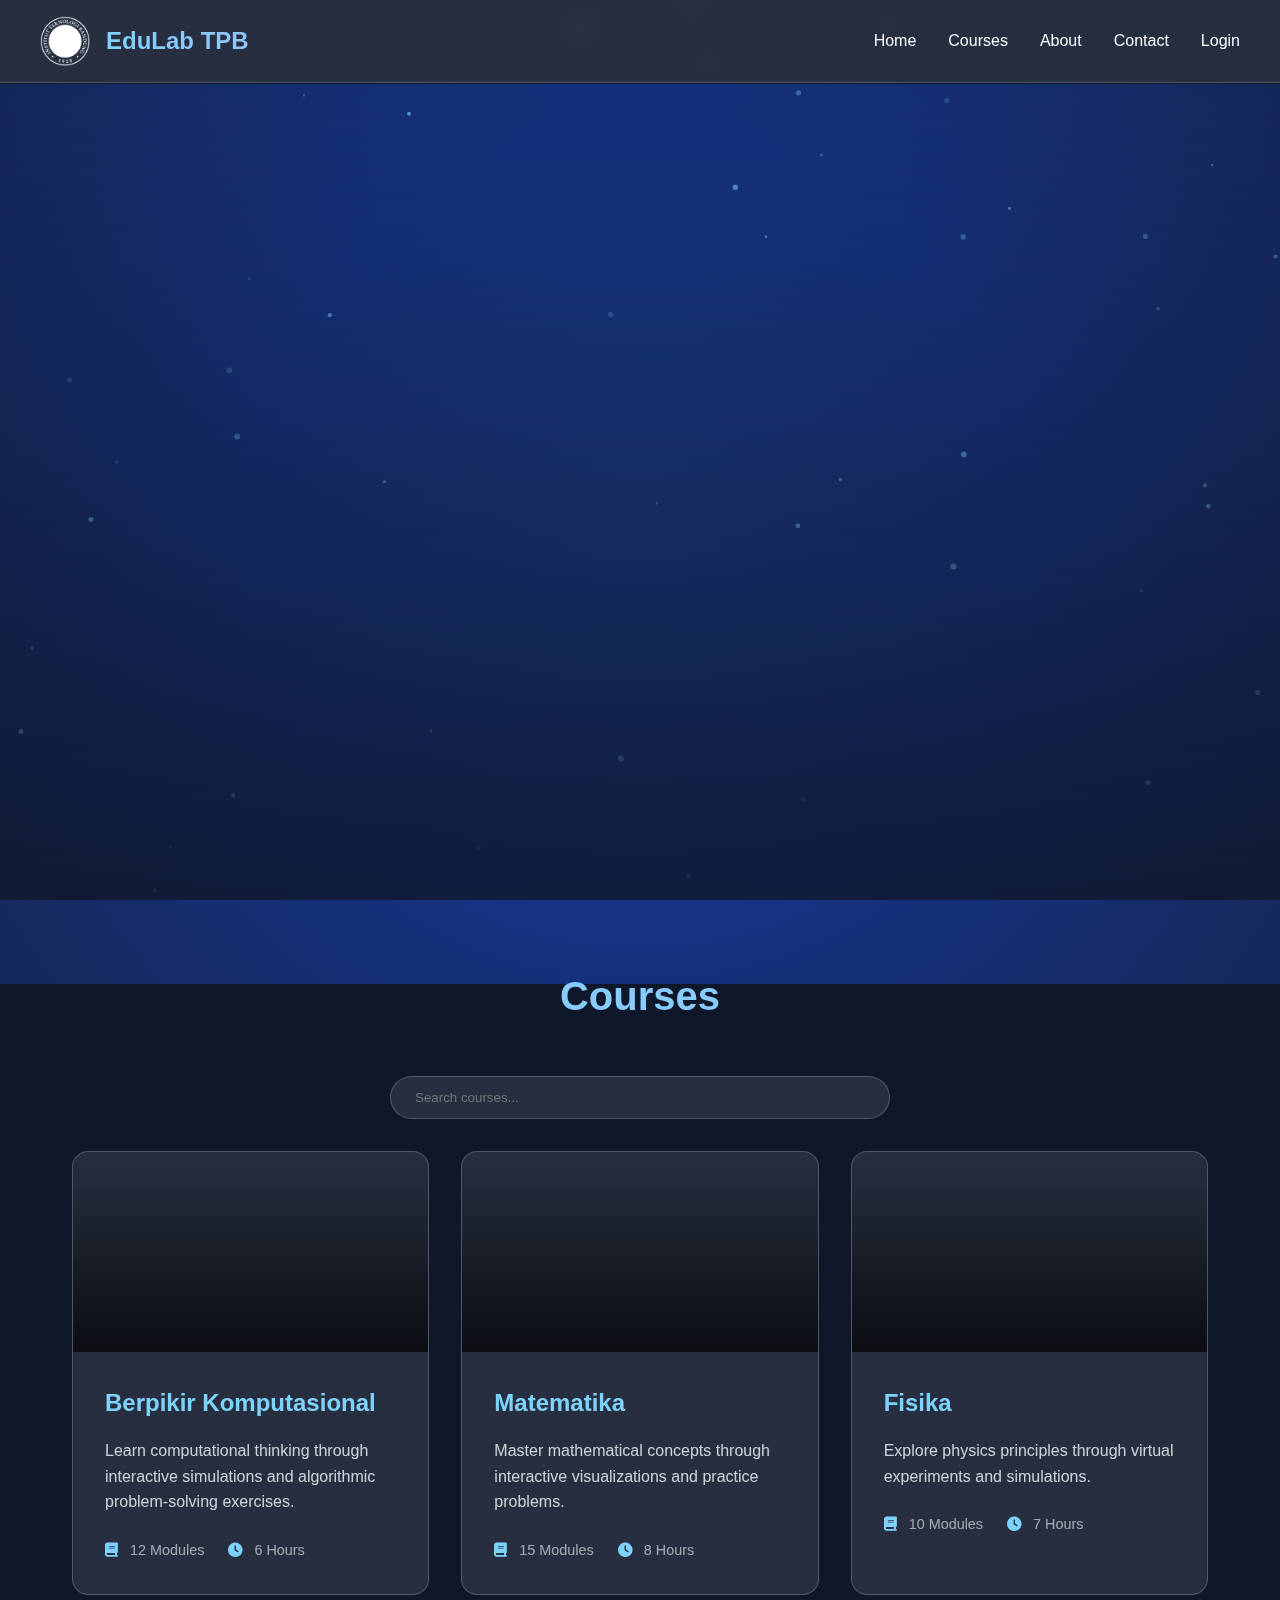
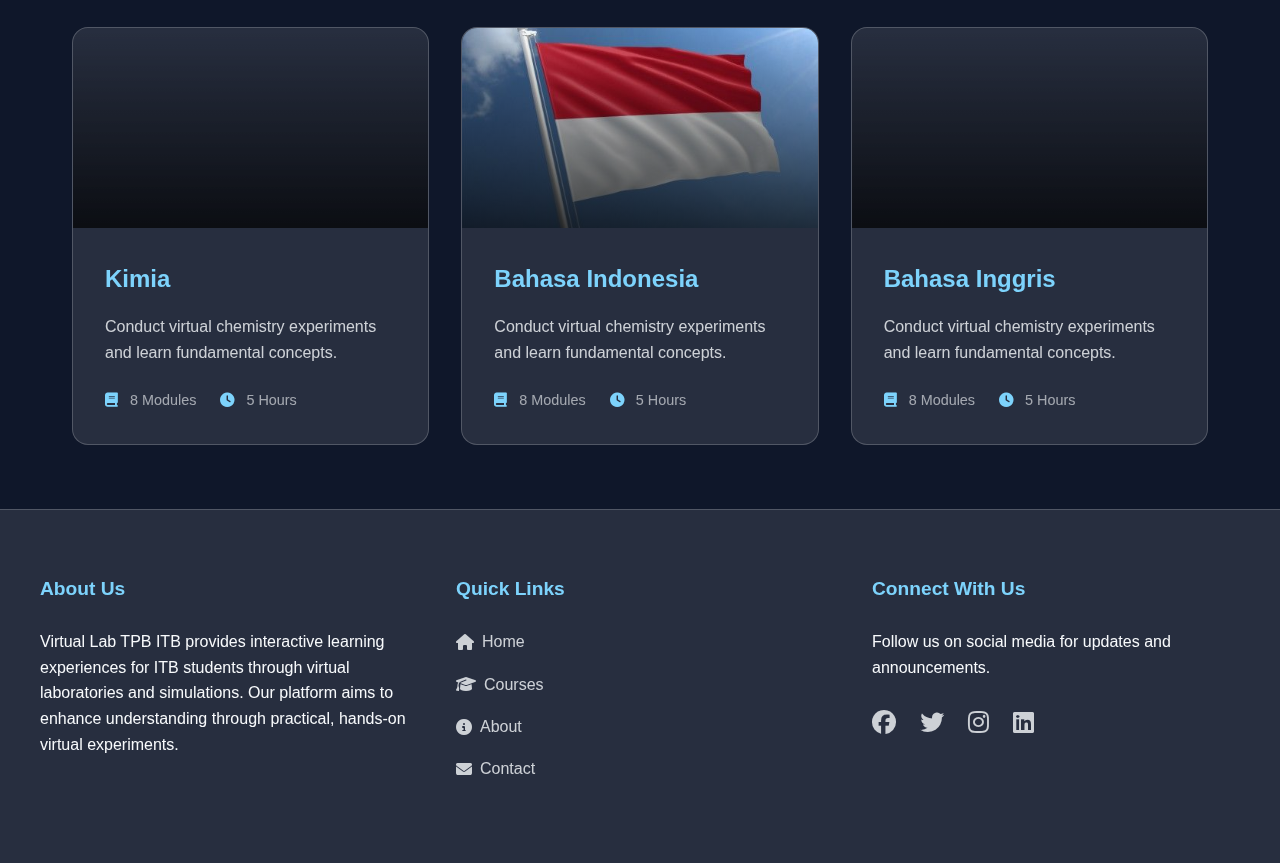
<file: index.html>
<!DOCTYPE html>
<html lang="en">
<head>
    <meta charset="UTF-8">
    <meta name="viewport" content="width=device-width, initial-scale=1.0">
    <meta name="description" content="Virtual Lab TPB ITB - Interactive learning through virtual laboratories">
    <title>Virtual Lab TPB ITB</title>
    <link rel="stylesheet" href="https://cdnjs.cloudflare.com/ajax/libs/font-awesome/6.4.0/css/all.min.css">
    <link rel="stylesheet" href="./css/home.css">
</head>
<body>
    <div class="background">
        <div class="gradient-bg"></div>
    </div>

    <header class="header">
        <nav class="nav-container">
            <a href="./pages/home.html" class="logo">
                <img src="./assets/logo_itb_1024 (1).png" alt="ITB Logo">
                <span class="logo-text"> EduLab TPB</span>
            </a>
            <button class="mobile-menu-btn" aria-label="Toggle navigation menu">
                <i class="fas fa-bars"></i>
            </button>
            <div class="nav-links">
                <a href="#home">Home</a>
                <a href="#courses">Courses</a>
                <a href="#about">About</a>
                <a href="#contact">Contact</a>
                <a href="./pages/login.html">Login</a>
            </div>
        </nav>
    </header>

    <section id="home" class="hero">
        <div class="hero-content">
            <h1>Welcome to Virtual Lab TPB ITB</h1>
            <p>Experience interactive learning through virtual laboratories for ITB's Tahap Persiapan Bersama courses. Enhance your understanding with hands-on simulations and practical exercises.</p>
        </div>
    </section>

    <section id="courses" class="courses">
        <h2>Courses</h2>
        <div class="course-grid">
            <a href="./pages/Computational.html" style="text-decoration: none; color: inherit;">
                <article class="course-card">
                <div class="course-image" style="background-image: url('https://i.pinimg.com/564x/7c/f9/a4/7cf9a46e68580bc7bfaad6984f7fbbe0.jpg')" role="img" aria-label="Computational Thinking course thumbnail"></div>
                <div class="course-content">
                    <h3 class="course-title">Berpikir Komputasional</h3>
                    <p class="course-description">Learn computational thinking through interactive simulations and algorithmic problem-solving exercises.</p>
                    <div class="course-stats">
                        <span><i class="fas fa-book" aria-hidden="true"></i> 12 Modules</span>
                        <span><i class="fas fa-clock" aria-hidden="true"></i> 6 Hours</span>
                    </div>
                </div>
            </article>
            </a>

            <a href="./pages/matematika.html" style="text-decoration: none; color: inherit;">
            <article class="course-card">
                <div class="course-image" style="background-image: url('https://i.pinimg.com/564x/55/d2/5f/55d25f8757f8e5d516083b3b6e285c4c.jpg')" role="img" aria-label="Mathematics course thumbnail"></div>
                <div class="course-content">
                    <h3 class="course-title">Matematika</h3>
                    <p class="course-description">Master mathematical concepts through interactive visualizations and practice problems.</p>
                    <div class="course-stats">
                        <span><i class="fas fa-book" aria-hidden="true"></i> 15 Modules</span>
                        <span><i class="fas fa-clock" aria-hidden="true"></i> 8 Hours</span>
                    </div>
                </div>
            </article>
            </a>

            <article class="course-card">
                <div class="course-image" style="background-image: url('https://i.pinimg.com/564x/5e/1a/bb/5e1abb0ff00d8fa2b467cd8824d8280e.jpg')" role="img" aria-label="Physics course thumbnail"></div>
                <div class="course-content">
                    <h3 class="course-title">Fisika</h3>
                    <p class="course-description">Explore physics principles through virtual experiments and simulations.</p>
                    <div class="course-stats">
                        <span><i class="fas fa-book" aria-hidden="true"></i> 10 Modules</span>
                        <span><i class="fas fa-clock" aria-hidden="true"></i> 7 Hours</span>
                    </div>
                </div>
            </article>

            <article class="course-card">
                <div class="course-image" style="background-image: url('https://i.pinimg.com/enabled_hi/736x/58/0f/59/580f5946599668891f49647bf5cb0799.jpg')" role="img" aria-label="Chemistry course thumbnail"></div>
                <div class="course-content">
                    <h3 class="course-title">Kimia</h3>
                    <p class="course-description">Conduct virtual chemistry experiments and learn fundamental concepts.</p>
                    <div class="course-stats">
                        <span><i class="fas fa-book" aria-hidden="true"></i> 8 Modules</span>
                        <span><i class="fas fa-clock" aria-hidden="true"></i> 5 Hours</span>
                    </div>
                </div>
            </article>

            <article class="course-card">
                <div class="course-image" style="background-image: url('/asstes/bindo.jpg')" role="img" aria-label="Chemistry course thumbnail"></div>
                <div class="course-content">
                    <h3 class="course-title">Bahasa Indonesia</h3>
                    <p class="course-description">Conduct virtual chemistry experiments and learn fundamental concepts.</p>
                    <div class="course-stats">
                        <span><i class="fas fa-book" aria-hidden="true"></i> 8 Modules</span>
                        <span><i class="fas fa-clock" aria-hidden="true"></i> 5 Hours</span>
                    </div>
                </div>
            </article>

            <article class="course-card">
                <div class="course-image" style="background-image: url('https://i.pinimg.com/enabled_hi/564x/7c/9f/91/7c9f91d13cc66599dab6a472d86e8d33.jpg')" role="img" aria-label="Chemistry course thumbnail"></div>
                <div class="course-content">
                    <h3 class="course-title">Bahasa Inggris</h3>
                    <p class="course-description">Conduct virtual chemistry experiments and learn fundamental concepts.</p>
                    <div class="course-stats">
                        <span><i class="fas fa-book" aria-hidden="true"></i> 8 Modules</span>
                        <span><i class="fas fa-clock" aria-hidden="true"></i> 5 Hours</span>
                    </div>
                </div>
            </article>
        </div>
    </section>

    <footer id="contact" class="footer">
        <div class="footer-content">
            <div class="footer-section">
                <h3>About Us</h3>
                <p>Virtual Lab TPB ITB provides interactive learning experiences for ITB students through virtual laboratories and simulations. Our platform aims to enhance understanding through practical, hands-on virtual experiments.</p>
            </div>
            <div class="footer-section">
                <h3>Quick Links</h3>
                <ul class="footer-links">
                    <li><a href="#home"><i class="fas fa-home" aria-hidden="true"></i> Home</a></li>
                    <li><a href="#courses"><i class="fas fa-graduation-cap" aria-hidden="true"></i> Courses</a></li>
                    <li><a href="#about"><i class="fas fa-info-circle" aria-hidden="true"></i> About</a></li>
                    <li><a href="#contact"><i class="fas fa-envelope" aria-hidden="true"></i> Contact</a></li>
                </ul>
            </div>
            <div class="footer-section">
                <h3>Connect With Us</h3>
                <p>Follow us on social media for updates and announcements.</p>
                <div class="social-links">
                    <a href="#" aria-label="Facebook"><i class="fab fa-facebook"></i></a>
                    <a href="#" aria-label="Twitter"><i class="fab fa-twitter"></i></a>
                    <a href="#" aria-label="Instagram"><i class="fab fa-instagram"></i></a>
                    <a href="#" aria-label="LinkedIn"><i class="fab fa-linkedin"></i></a>
                </div>
            </div>
        </div>
    </footer>

    <script src="./js/home.js"></script>
</body>
</html>
</file>
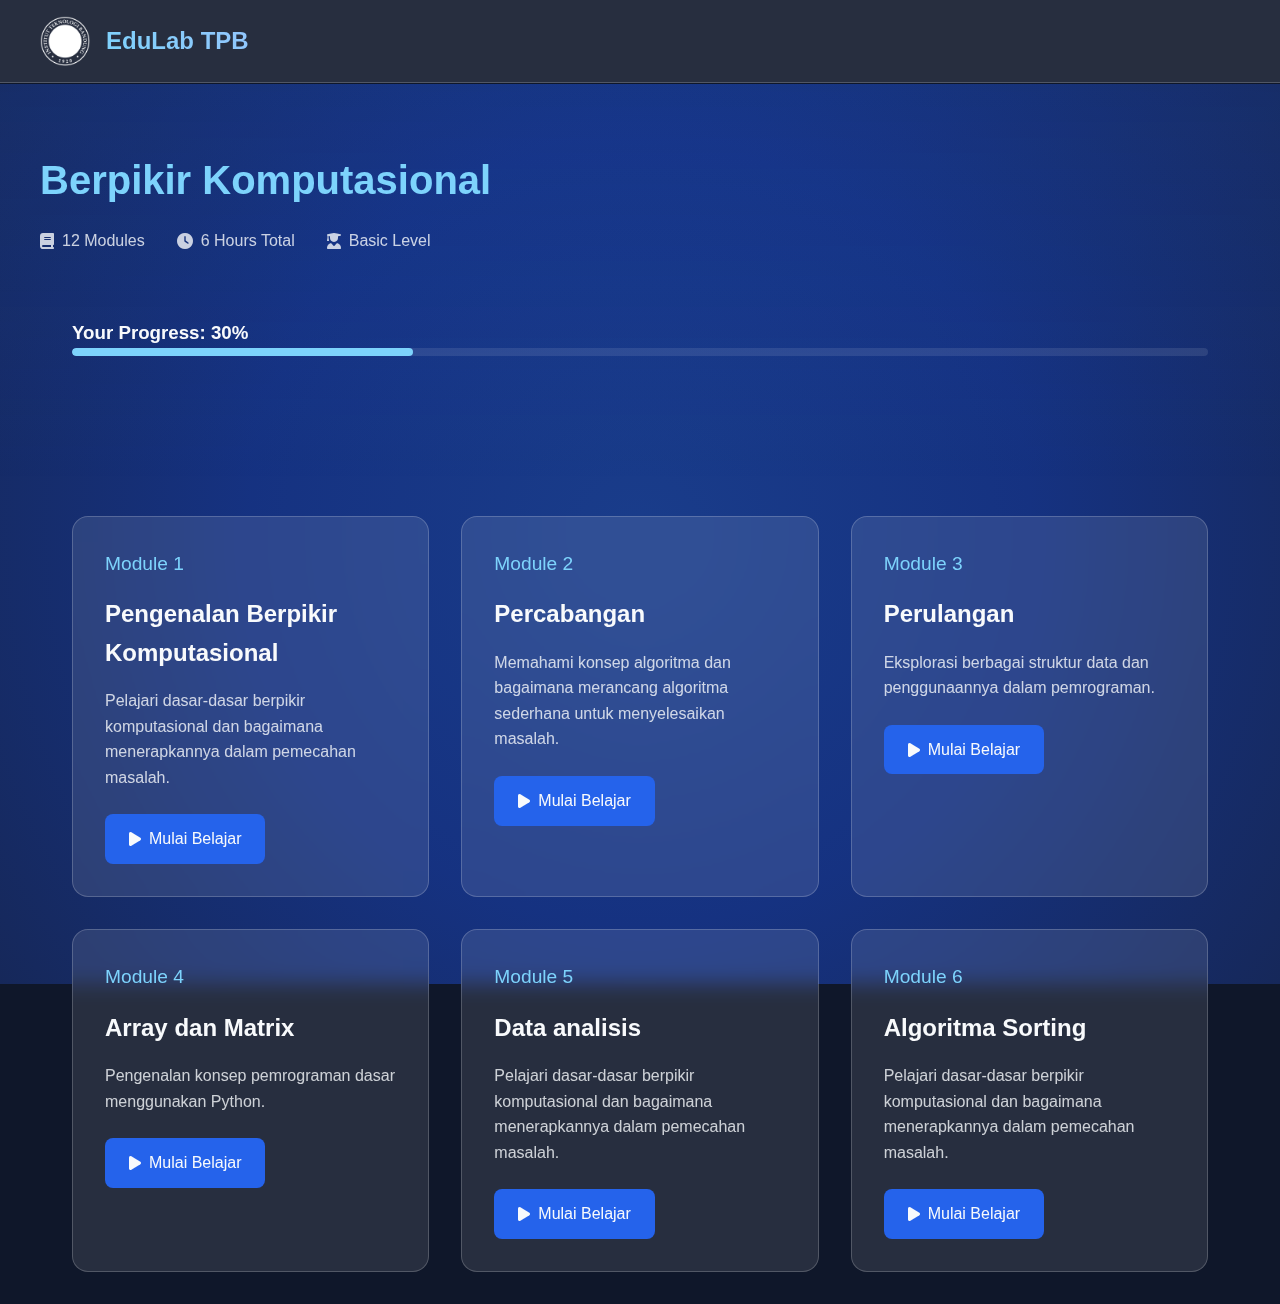
<file: pages/Computational.html>
<!DOCTYPE html>
<html lang="en">
<head>
    <meta charset="UTF-8">
    <meta name="viewport" content="width=device-width, initial-scale=1.0">
    <meta name="description" content="Berpikir Komputasional - Virtual Lab TPB ITB">
    <title>Berpikir Komputasional | Virtual Lab TPB ITB</title>
    <link rel="stylesheet" href="https://cdnjs.cloudflare.com/ajax/libs/font-awesome/6.4.0/css/all.min.css">
    <link rel="stylesheet" href="../css/computational.css">
</head>
<body>
    <div class="background">
        <div class="gradient-bg"></div>
    </div>

    <header class="header">
        <nav class="nav-container">
            <a href="../index.html" class="logo">
                <img src="../assets/logo_itb_1024 (1).png" alt="ITB Logo">
                <span class="logo-text">EduLab TPB</span>
            </a>
        </nav>
    </header>

    <section class="course-header">
        <div class="course-header-content">
            <h1 class="course-title">Berpikir Komputasional</h1>
            <div class="course-info">
                <div class="info-item">
                    <i class="fas fa-book"></i>
                    <span>12 Modules</span>
                </div>
                <div class="info-item">
                    <i class="fas fa-clock"></i>
                    <span>6 Hours Total</span>
                </div>
                <div class="info-item">
                    <i class="fas fa-user-graduate"></i>
                    <span>Basic Level</span>
                </div>
            </div>
            <div class="progress-section">
                <h3>Your Progress: 30%</h3>
                <div class="progress-bar">
                    <div class="progress-fill"></div>
                </div>
            </div>
        </div>
    </section>

    <section class="module-grid">
        <article class="module-card">
            <div class="module-number">Module 1</div>
            <h3 class="module-title">Pengenalan Berpikir Komputasional</h3>
            <p class="module-description">Pelajari dasar-dasar berpikir komputasional dan bagaimana menerapkannya dalam pemecahan masalah.</p>
            <a href="#" class="start-button">
                <i class="fas fa-play"></i>
                Mulai Belajar
            </a>
        </article>

        <article class="module-card">
            <div class="module-number">Module 2</div>
            <h3 class="module-title">Percabangan</h3>
            <p class="module-description">Memahami konsep algoritma dan bagaimana merancang algoritma sederhana untuk menyelesaikan masalah.</p>
            <a href="./percabangan.html" class="start-button">
                <i class="fas fa-play"></i>
                Mulai Belajar
            </a>
        </article>

        <article class="module-card">
            <div class="module-number">Module 3</div>
            <h3 class="module-title">Perulangan</h3>
            <p class="module-description">Eksplorasi berbagai struktur data dan penggunaannya dalam pemrograman.</p>
            <a href="#" class="start-button">
                <i class="fas fa-play"></i>
                Mulai Belajar
            </a>
        </article>

        <article class="module-card">
            <div class="module-number">Module 4</div>
            <h3 class="module-title">Array dan Matrix</h3>
            <p class="module-description">Pengenalan konsep pemrograman dasar menggunakan Python.</p>
            <a href="#" class="start-button">
                <i class="fas fa-play"></i>
                Mulai Belajar
            </a>
        </article>

        <article class="module-card">
            <div class="module-number">Module 5</div>
            <h3 class="module-title">Data analisis</h3>
            <p class="module-description">Pelajari dasar-dasar berpikir komputasional dan bagaimana menerapkannya dalam pemecahan masalah.</p>
            <a href="#" class="start-button">
                <i class="fas fa-play"></i>
                Mulai Belajar
            </a>
        </article>

        <article class="module-card">
            <div class="module-number">Module 6</div>
            <h3 class="module-title">Algoritma Sorting</h3>
            <p class="module-description">Pelajari dasar-dasar berpikir komputasional dan bagaimana menerapkannya dalam pemecahan masalah.</p>
            <a href="./sorting.html" class="start-button">
                <i class="fas fa-play"></i>
                Mulai Belajar
            </a>
        </article>

    </section>
</body>
</html>
</file>
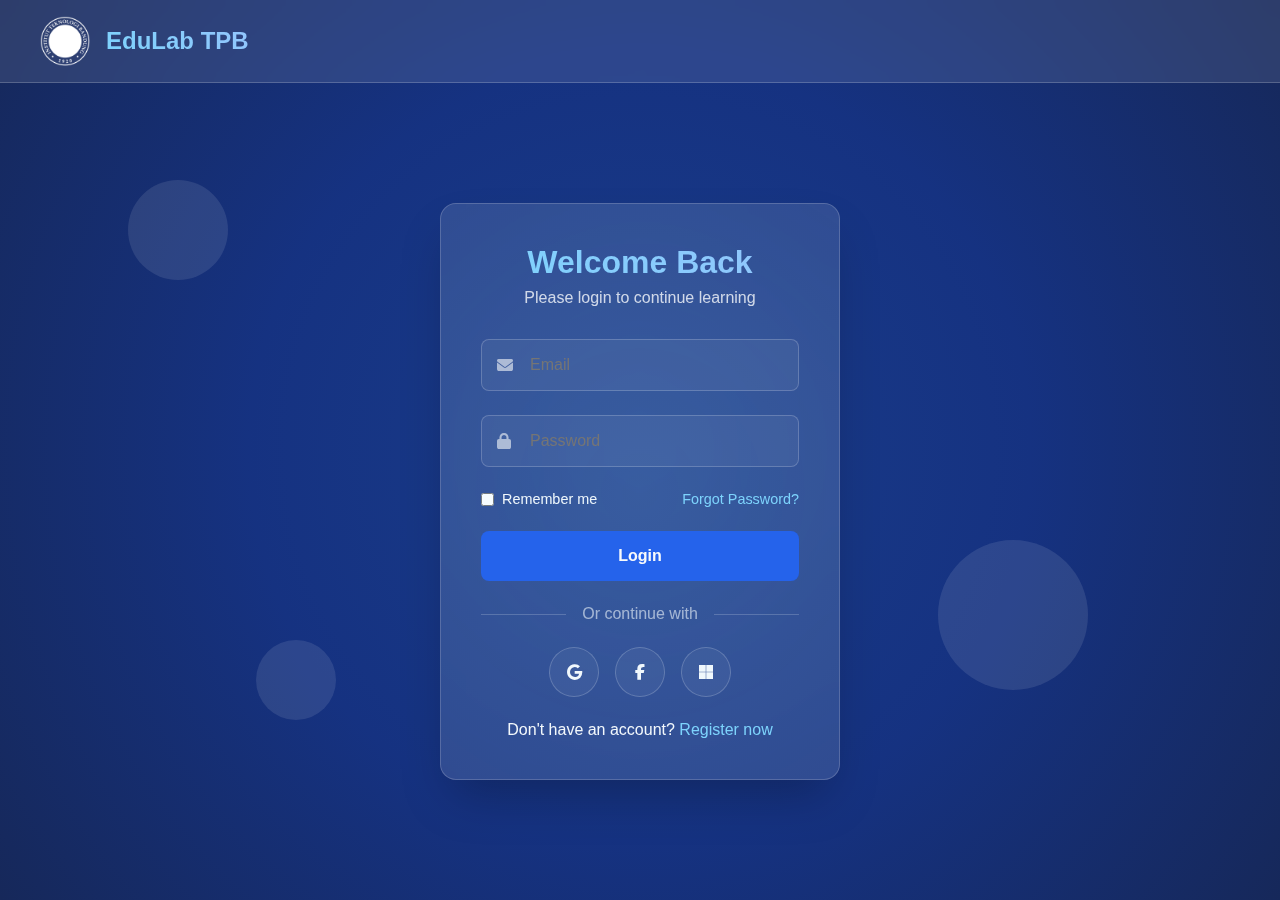
<file: pages/login.html>
<!DOCTYPE html>
<html lang="en">
<head>
    <meta charset="UTF-8">
    <meta name="viewport" content="width=device-width, initial-scale=1.0">
    <meta name="description" content="Login - Virtual Lab TPB ITB">
    <title>Login | Virtual Lab TPB ITB</title>
    <link rel="stylesheet" href="https://cdnjs.cloudflare.com/ajax/libs/font-awesome/6.4.0/css/all.min.css">
    <link rel="stylesheet" href="../css/login.css">
</head>
<body>
    <div class="background">
        <div class="gradient-bg"></div>
    </div>

    <div class="floating-elements">
        <div class="floating-element element-1"></div>
        <div class="floating-element element-2"></div>
        <div class="floating-element element-3"></div>
    </div>

    <header class="header">
        <nav class="nav-container">
            <a href="../index.html" class="logo">
                <img src="../assets/logo_itb_1024 (1).png" alt="ITB Logo">
                <span class="logo-text">EduLab TPB</span>
            </a>
        </nav>
    </header>

    <main class="login-container">
        <div class="login-card">
            <div class="login-header">
                <h1 class="login-title">Welcome Back</h1>
                <p class="login-subtitle">Please login to continue learning</p>
            </div>
            
            <form>
                <div class="form-group">
                    <input type="email" class="form-input" placeholder="Email" required>
                    <i class="fas fa-envelope"></i>
                </div>
                
                <div class="form-group">
                    <input type="password" class="form-input" placeholder="Password" required>
                    <i class="fas fa-lock"></i>
                </div>
                
                <div class="remember-forgot">
                    <label class="remember-me">
                        <input type="checkbox">
                        <span>Remember me</span>
                    </label>
                    <a href="#" class="forgot-password">Forgot Password?</a>
                </div>
                
                <button type="submit" class="login-button">
                    Login
                </button>
                
                <div class="divider">
                    <span>Or continue with</span>
                </div>
                
                <div class="social-login">
                    <a href="#" class="social-button">
                        <i class="fab fa-google"></i>
                    </a>
                    <a href="#" class="social-button">
                        <i class="fab fa-facebook-f"></i>
                    </a>
                    <a href="#" class="social-button">
                        <i class="fab fa-microsoft"></i>
                    </a>
                </div>
                
                <div class="register-link">
                    Don't have an account? <a href="#">Register now</a>
                </div>
            </form>
        </div>
    </main>
</body>
</html>
</file>
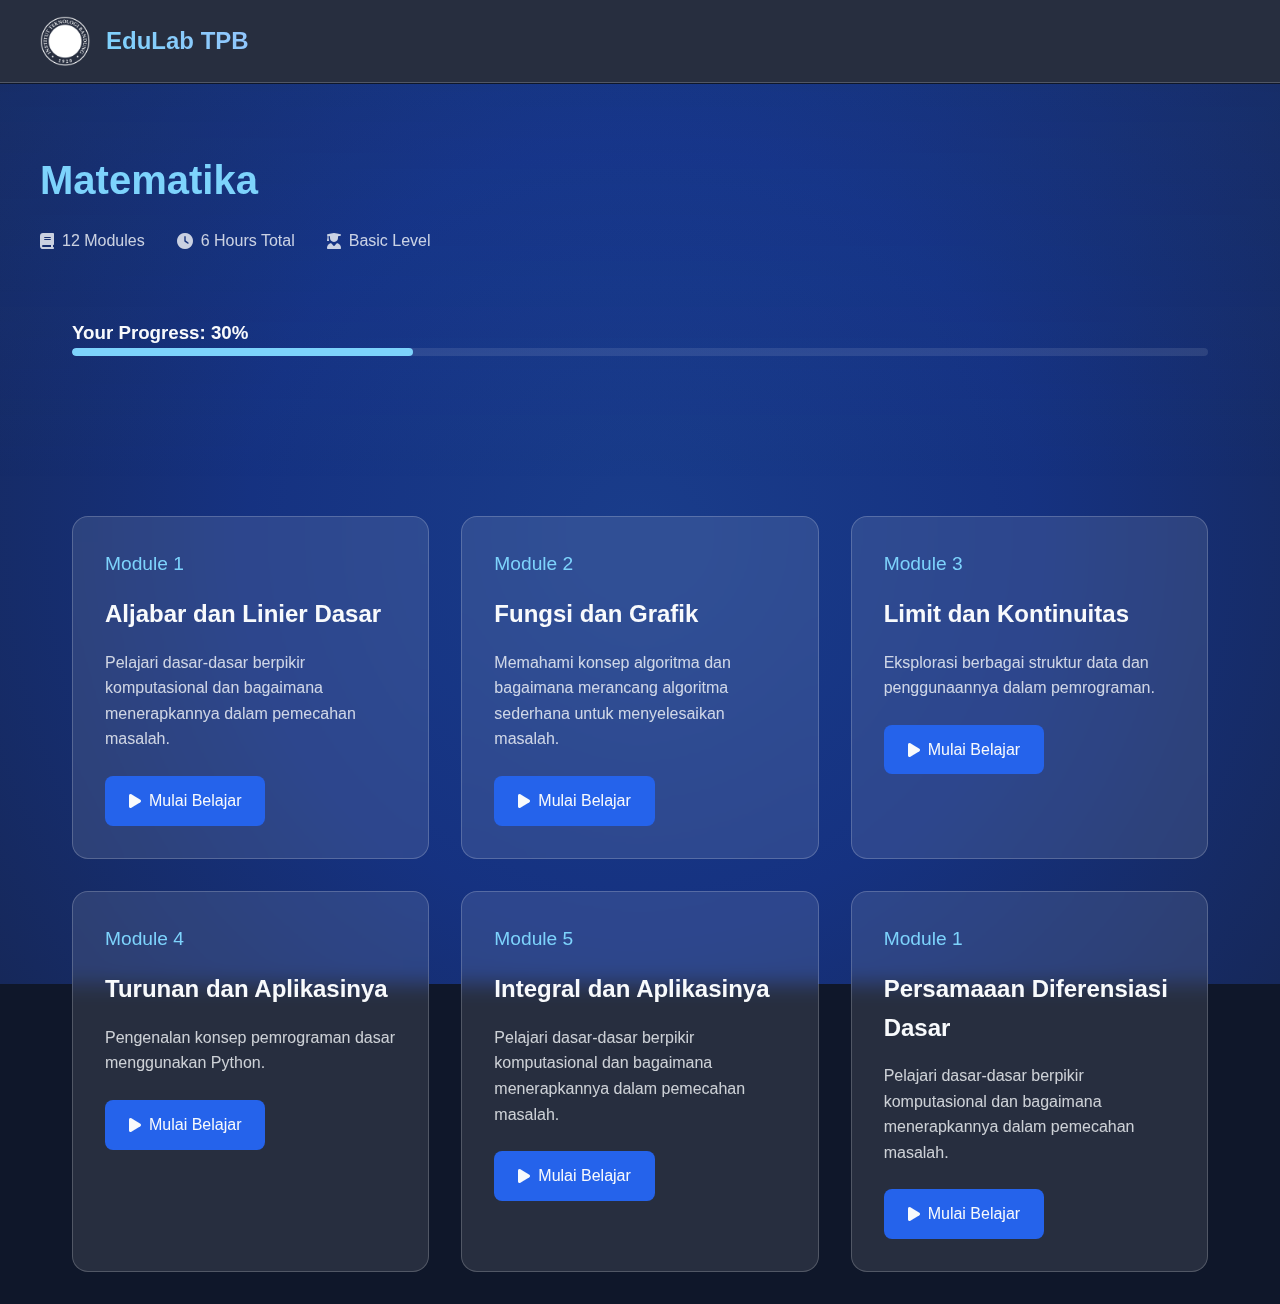
<file: pages/matematika.html>
<!DOCTYPE html>
<html lang="en">
<head>
    <meta charset="UTF-8">
    <meta name="viewport" content="width=device-width, initial-scale=1.0">
    <meta name="description" content="Berpikir Komputasional - Virtual Lab TPB ITB">
    <title>Berpikir Komputasional | Virtual Lab TPB ITB</title>
    <link rel="stylesheet" href="https://cdnjs.cloudflare.com/ajax/libs/font-awesome/6.4.0/css/all.min.css">
    <link rel="stylesheet" href="../css/computational.css">
</head>
<body>
    <div class="background">
        <div class="gradient-bg"></div>
    </div>

    <header class="header">
        <nav class="nav-container">
            <a href="../index.html" class="logo">
                <img src="../assets/logo_itb_1024 (1).png" alt="ITB Logo">
                <span class="logo-text">EduLab TPB</span>
            </a>
        </nav>
    </header>

    <section class="course-header">
        <div class="course-header-content">
            <h1 class="course-title">Matematika</h1>
            <div class="course-info">
                <div class="info-item">
                    <i class="fas fa-book"></i>
                    <span>12 Modules</span>
                </div>
                <div class="info-item">
                    <i class="fas fa-clock"></i>
                    <span>6 Hours Total</span>
                </div>
                <div class="info-item">
                    <i class="fas fa-user-graduate"></i>
                    <span>Basic Level</span>
                </div>
            </div>
            <div class="progress-section">
                <h3>Your Progress: 30%</h3>
                <div class="progress-bar">
                    <div class="progress-fill"></div>
                </div>
            </div>
        </div>
    </section>

    <section class="module-grid">
        <article class="module-card">
            <div class="module-number">Module 1</div>
            <h3 class="module-title">Aljabar dan Linier Dasar</h3>
            <p class="module-description">Pelajari dasar-dasar berpikir komputasional dan bagaimana menerapkannya dalam pemecahan masalah.</p>
            <a href="#" class="start-button">
                <i class="fas fa-play"></i>
                Mulai Belajar
            </a>
        </article>

        <article class="module-card">
            <div class="module-number">Module 2</div>
            <h3 class="module-title">Fungsi dan Grafik</h3>
            <p class="module-description">Memahami konsep algoritma dan bagaimana merancang algoritma sederhana untuk menyelesaikan masalah.</p>
            <a href="./percabangan.html" class="start-button">
                <i class="fas fa-play"></i>
                Mulai Belajar
            </a>
        </article>

        <article class="module-card">
            <div class="module-number">Module 3</div>
            <h3 class="module-title">Limit dan Kontinuitas</h3>
            <p class="module-description">Eksplorasi berbagai struktur data dan penggunaannya dalam pemrograman.</p>
            <a href="#" class="start-button">
                <i class="fas fa-play"></i>
                Mulai Belajar
            </a>
        </article>

        <article class="module-card">
            <div class="module-number">Module 4</div>
            <h3 class="module-title">Turunan dan Aplikasinya</h3>
            <p class="module-description">Pengenalan konsep pemrograman dasar menggunakan Python.</p>
            <a href="#" class="start-button">
                <i class="fas fa-play"></i>
                Mulai Belajar
            </a>
        </article>

        <article class="module-card">
            <div class="module-number">Module 5</div>
            <h3 class="module-title">Integral dan Aplikasinya</h3>
            <p class="module-description">Pelajari dasar-dasar berpikir komputasional dan bagaimana menerapkannya dalam pemecahan masalah.</p>
            <a href="#" class="start-button">
                <i class="fas fa-play"></i>
                Mulai Belajar
            </a>
        </article>

        <article class="module-card">
            <div class="module-number">Module 1</div>
            <h3 class="module-title">Persamaaan Diferensiasi Dasar</h3>
            <p class="module-description">Pelajari dasar-dasar berpikir komputasional dan bagaimana menerapkannya dalam pemecahan masalah.</p>
            <a href="./sorting.html" class="start-button">
                <i class="fas fa-play"></i>
                Mulai Belajar
            </a>
        </article>

    </section>
</body>
</html>
</file>
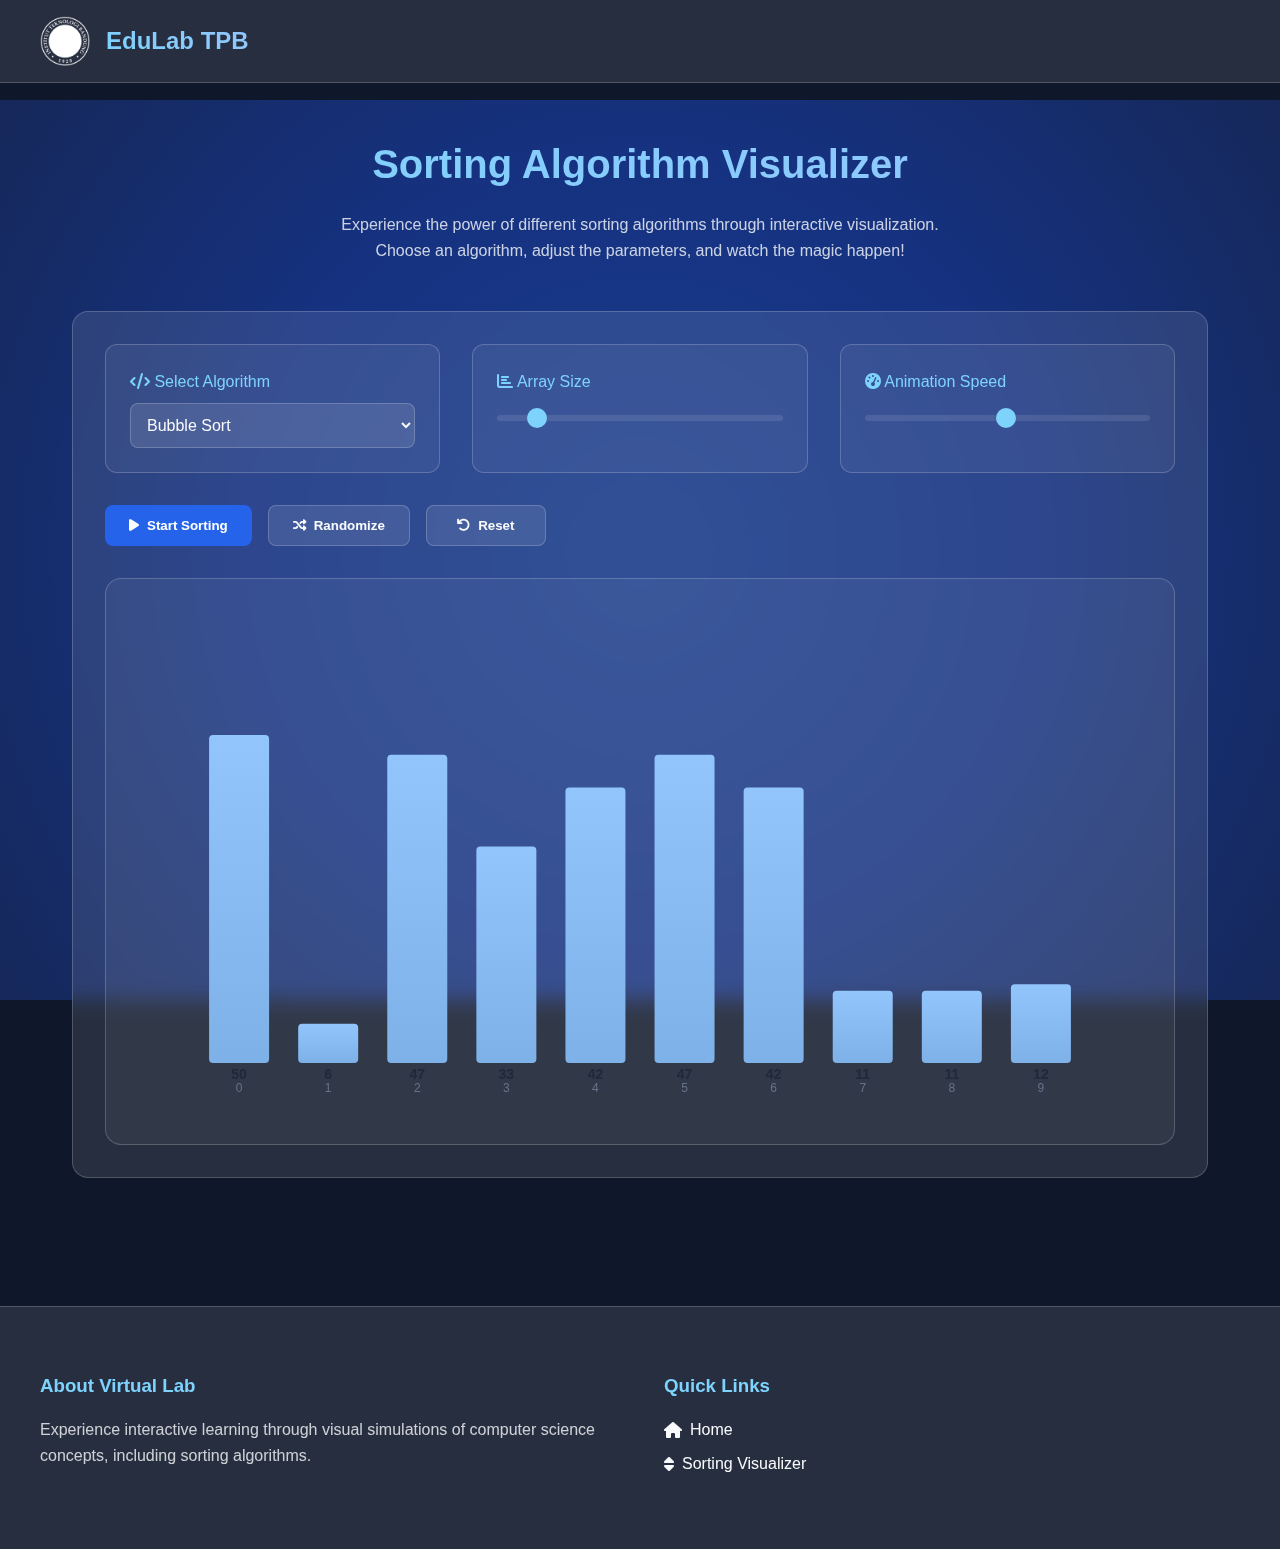
<file: pages/sorting.html>
<!DOCTYPE html>
<html lang="en">
<head>
    <meta charset="UTF-8">
    <meta name="viewport" content="width=device-width, initial-scale=1.0">
    <meta name="description" content="Interactive Sorting Algorithm Visualizer">
    <title>Sorting Algorithm Visualizer</title>
    <link rel="stylesheet" href="https://cdnjs.cloudflare.com/ajax/libs/font-awesome/6.4.0/css/all.min.css">
    <link rel="stylesheet" href="../css/sorting.css">
</head>
<body>
    <div class="background">
        <div class="gradient-bg"></div>
    </div>

    <header class="header">
        <nav class="nav-container">
            <a href="../index.html" class="logo">
                <img src="../assets/logo_itb_1024 (1).png" alt="ITB Logo">
                <span class="logo-text">EduLab TPB</span>
            </a>
        </nav>
    </header>

    <main class="main-content">
        <section class="title-section">
            <h1>Sorting Algorithm Visualizer</h1>
            <p>Experience the power of different sorting algorithms through interactive visualization. Choose an algorithm, adjust the parameters, and watch the magic happen!</p>
        </section>

        <div class="visualizer-card">
            <div class="controls">
                <div class="control-group">
                    <label for="algorithm">
                        <i class="fas fa-code"></i> Select Algorithm
                    </label>
                    <select id="algorithm" class="custom-select">
                        <option value="bubble">Bubble Sort</option>
                        <option value="merge">Merge Sort</option>
                        <option value="quick">Quick Sort</option>
                    </select>
                </div>

                <div class="control-group">
                    <label for="arraySize">
                        <i class="fas fa-chart-bar"></i> Array Size
                    </label>
                    <input type="range" id="arraySize" min="5" max="50" value="10">
                </div>

                <div class="control-group">
                    <label for="speed">
                        <i class="fas fa-tachometer-alt"></i> Animation Speed
                    </label>
                    <input type="range" id="speed" min="1" max="100" value="50">
                </div>
            </div>

            <div class="buttons">
                <button id="sortBtn" class="btn btn-primary">
                    <i class="fas fa-play"></i> Start Sorting
                </button>
                <button id="randomizeArrayBtn" class="btn btn-secondary">
                    <i class="fas fa-random"></i> Randomize
                </button>
                <button id="resetBtn" class="btn btn-secondary">
                    <i class="fas fa-undo"></i> Reset
                </button>
            </div>

            <div class="visualizer">
                <canvas id="sortingCanvas"></canvas>
            </div>
        </div>
    </main>

    <footer class="footer">
        <div class="footer-content">
            <div class="footer-section">
                <h3>About Virtual Lab</h3>
                <p>Experience interactive learning through visual simulations of computer science concepts, including sorting algorithms.</p>
            </div>
            <div class="footer-section">
                <h3>Quick Links</h3>
                <ul class="footer-links">
                    <li>
                        <a href="../index.html">
                            <i class="fas fa-home"></i> Home
                        </a>
                    </li>
                    <li>
                        <a href="#sorting">
                            <i class="fas fa-sort"></i> Sorting Visualizer
                        </a>
                    </li>
                </ul>
            </div>
        </div>
    </footer>

    <script src="../js/sorting.js"></script>
</body>
</html>
</file>
<file: css/home.css>
:root {
    --primary-color: #2563eb;
    --secondary-color: #1d4ed8;
    --accent-color: #7dd3fc;
    --background-color: #0f172a;
    --card-background: rgba(255, 255, 255, 0.1);
    --text-color: #f8fafc;
    --glass-background: rgba(255, 255, 255, 0.1);
    --glass-border: rgba(255, 255, 255, 0.2);
    --transition-speed: 0.3s;
}

* {
    margin: 0;
    padding: 0;
    box-sizing: border-box;
    font-family: 'Segoe UI', Tahoma, Geneva, Verdana, sans-serif;
}

html {
    scroll-behavior: smooth;
}

body {
    background: var(--background-color);
    color: var(--text-color);
    min-height: 100vh;
    overflow-x: hidden;
    line-height: 1.6;
}


.background {
    position: fixed;
    width: 100vw;
    height: 100vh;
    z-index: -1;
    overflow: hidden;
}

.gradient-bg {
    position: absolute;
    top: -50%;
    left: -50%;
    width: 200%;
    height: 200%;
    background: radial-gradient(
        circle at center,
        var(--primary-color) 0%,
        var(--secondary-color) 25%,
        #1e3a8a 50%,
        #172554 75%,
        var(--background-color) 100%
    );
    animation: rotate 30s linear infinite;
    opacity: 0.5;
}

@keyframes rotate {
    0% { transform: rotate(0deg); }
    100% { transform: rotate(360deg); }
}

/* Enhanced Header Styles */
.header {
    background: var(--glass-background);
    backdrop-filter: blur(10px);
    -webkit-backdrop-filter: blur(10px);
    border-bottom: 1px solid var(--glass-border);
    padding: 1rem 2rem;
    position: fixed;
    width: 100%;
    top: 0;
    z-index: 1000;
    transition: all var(--transition-speed) ease;
}

.header.scrolled {
    background: rgba(15, 23, 42, 0.95);
    box-shadow: 0 4px 6px -1px rgba(0, 0, 0, 0.1);
}

.nav-container {
    max-width: 1200px;
    margin: 0 auto;
    display: flex;
    justify-content: space-between;
    align-items: center;
}

.logo {
    display: flex;
    align-items: center;
    gap: 1rem;
    text-decoration: none;
}

.logo img {
    height: 50px;
    width: auto;
    filter: brightness(0) invert(1);
    transition: transform var(--transition-speed) ease;
}

.logo:hover img {
    transform: scale(1.05);
}

.logo-text {
    font-size: 1.5rem;
    font-weight: bold;
    background: linear-gradient(45deg, var(--accent-color), #93c5fd);
    -webkit-background-clip: text;
    background-clip: text;
    -webkit-text-fill-color: transparent;
}

/* Improved Navigation Links */
.nav-links {
    display: flex;
    gap: 2rem;
}

.nav-links a {
    color: var(--text-color);
    text-decoration: none;
    font-weight: 500;
    position: relative;
    padding: 0.5rem 0;
    transition: color var(--transition-speed) ease;
}

.nav-links a::after {
    content: '';
    position: absolute;
    bottom: 0;
    left: 0;
    width: 0;
    height: 2px;
    background: var(--accent-color);
    transition: width var(--transition-speed) ease;
}

.nav-links a:hover {
    color: var(--accent-color);
}

.nav-links a:hover::after {
    width: 100%;
}


.hero {
    margin-top: 84px;
    min-height: calc(100vh - 84px);
    display: flex;
    align-items: center;
    padding: 4rem 2rem;
    position: relative;
    background: linear-gradient(
        to bottom,
        transparent,
        rgba(15, 23, 42, 0.8)
    );
}

.hero-content {
    max-width: 1200px;
    margin: 0 auto;
    text-align: center;
    position: relative;
}

.hero h1 {
    font-size: clamp(2rem, 5vw, 4rem);
    margin-bottom: 1.5rem;
    background: linear-gradient(45deg, var(--accent-color), #93c5fd);
    -webkit-background-clip: text;
    background-clip: text;
    -webkit-text-fill-color: transparent;
    opacity: 0;
    transform: translateY(20px);
    animation: fadeInUp 0.8s forwards;
}

.hero p {
    font-size: clamp(1rem, 2vw, 1.2rem);
    margin-bottom: 2rem;
    max-width: 800px;
    margin-left: auto;
    margin-right: auto;
    opacity: 0;
    transform: translateY(20px);
    animation: fadeInUp 0.8s 0.2s forwards;
}

@keyframes fadeInUp {
    to {
        opacity: 1;
        transform: translateY(0);
    }
}


.courses {
    max-width: 1200px;
    margin: 4rem auto;
    padding: 0 2rem;
}

.courses h2 {
    text-align: center;
    margin-bottom: 3rem;
    font-size: clamp(2rem, 4vw, 2.5rem);
    background: linear-gradient(45deg, var(--accent-color), #93c5fd);
    -webkit-background-clip: text;
    background-clip: text;
    -webkit-text-fill-color: transparent;
}

.course-grid {
    display: grid;
    grid-template-columns: repeat(auto-fit, minmax(300px, 1fr));
    gap: 2rem;
}

.course-card {
    background: var(--glass-background);
    backdrop-filter: blur(10px);
    -webkit-backdrop-filter: blur(10px);
    border: 1px solid var(--glass-border);
    border-radius: 1rem;
    overflow: hidden;
    transition: all var(--transition-speed) ease;
    position: relative;
}

.course-card:hover {
    transform: translateY(-10px);
    box-shadow: 0 20px 40px rgba(0, 0, 0, 0.2);
    border-color: var(--accent-color);
}

.course-image {
    height: 200px;
    background-size: cover;
    background-position: center;
    position: relative;
    overflow: hidden;
    transition: transform var(--transition-speed) ease;
}

.course-card:hover .course-image {
    transform: scale(1.05);
}

.course-image::after {
    content: '';
    position: absolute;
    top: 0;
    left: 0;
    width: 100%;
    height: 100%;
    background: linear-gradient(to bottom, transparent, rgba(0, 0, 0, 0.7));
}

.course-content {
    padding: 2rem;
    position: relative;
}

.course-title {
    font-size: 1.5rem;
    margin-bottom: 1rem;
    color: var(--accent-color);
}

.course-description {
    color: rgba(248, 250, 252, 0.8);
    margin-bottom: 1.5rem;
    line-height: 1.6;
}

.course-stats {
    display: flex;
    gap: 1.5rem;
    font-size: 0.9rem;
    color: rgba(248, 250, 252, 0.6);
}

.course-stats i {
    color: var(--accent-color);
    margin-right: 0.5rem;
}


.footer {
    background: var(--glass-background);
    backdrop-filter: blur(10px);
    -webkit-backdrop-filter: blur(10px);
    border-top: 1px solid var(--glass-border);
    padding: 4rem 2rem;
    position: relative;
    overflow: hidden;
}

.footer-content {
    max-width: 1200px;
    margin: 0 auto;
    display: grid;
    grid-template-columns: repeat(auto-fit, minmax(250px, 1fr));
    gap: 3rem;
    position: relative;
    z-index: 1;
}

.footer-section h3 {
    margin-bottom: 1.5rem;
    color: var(--accent-color);
    font-size: 1.2rem;
}

.footer-links {
    list-style: none;
}

.footer-links li {
    margin-bottom: 1rem;
}

.footer-links a {
    color: rgba(248, 250, 252, 0.8);
    text-decoration: none;
    transition: color var(--transition-speed) ease;
    display: inline-flex;
    align-items: center;
    gap: 0.5rem;
}

.footer-links a:hover {
    color: var(--accent-color);
}

.social-links {
    display: flex;
    gap: 1.5rem;
    margin-top: 1.5rem;
}

.social-links a {
    color: rgba(248, 250, 252, 0.8);
    font-size: 1.5rem;
    transition: all var(--transition-speed) ease;
}

.social-links a:hover {
    color: var(--accent-color);
    transform: translateY(-3px);
}

.mobile-menu-btn {
    display: none;
    background: none;
    border: none;
    color: var(--text-color);
    font-size: 1.5rem;
    cursor: pointer;
    z-index: 1000;
    padding: 0.5rem;
    transition: color var(--transition-speed) ease;
}

.mobile-menu-btn:hover {
    color: var(--accent-color);
}

@media (max-width: 768px) {
    .nav-links {
        display: none;
        position: fixed;
        top: 84px;
        left: 0;
        right: 0;
        background: rgba(15, 23, 42, 0.95);
        backdrop-filter: blur(10px);
        -webkit-backdrop-filter: blur(10px);
        padding: 2rem;
        border-bottom: 1px solid var(--glass-border);
    }

    .nav-links.active {
        display: flex;
        flex-direction: column;
        animation: slideDown var(--transition-speed) ease-out;
    }

    .mobile-menu-btn {
        display: block;
    }

    @keyframes slideDown {
        from {
            transform: translateY(-100%);
            opacity: 0;
        }
        to {
            transform: translateY(0);
            opacity: 1;
        }
    }

    .courses {
        margin: 2rem auto;
    }

    .footer-content {
        grid-template-columns: 1fr;
        text-align: center;
    }

    .social-links {
        justify-content: center;
    }
}

@media (prefers-reduced-motion: reduce) {
    * {
        animation: none !important;
        transition: none !important;
    }
}


@media print {
    .header {
        position: static;
        background: none;
        border: none;
    }

    .hero {
        margin-top: 0;
        min-height: auto;
    }

    .course-card {
        break-inside: avoid;
        page-break-inside: avoid;
    }

    .footer {
        background: none;
        border-top: 1px solid #000;
    }
}
</file>
<file: css/computational.css>
:root {
    --primary-color: #2563eb;
    --secondary-color: #1d4ed8;
    --accent-color: #7dd3fc;
    --background-color: #0f172a;
    --card-background: rgba(255, 255, 255, 0.1);
    --text-color: #f8fafc;
    --glass-background: rgba(255, 255, 255, 0.1);
    --glass-border: rgba(255, 255, 255, 0.2);
    --transition-speed: 0.3s;
}

* {
    margin: 0;
    padding: 0;
    box-sizing: border-box;
    font-family: 'Segoe UI', Tahoma, Geneva, Verdana, sans-serif;
}

body {
    background: var(--background-color);
    color: var(--text-color);
    min-height: 100vh;
    line-height: 1.6;
}

.background {
    position: fixed;
    width: 100vw;
    height: 100vh;
    z-index: -1;
    overflow: hidden;
}

.gradient-bg {
    position: absolute;
    top: -50%;
    left: -50%;
    width: 200%;
    height: 200%;
    background: radial-gradient(
        circle at center,
        var(--primary-color) 0%,
        var(--secondary-color) 25%,
        #1e3a8a 50%,
        #172554 75%,
        var(--background-color) 100%
    );
    animation: rotate 30s linear infinite;
    opacity: 0.5;
}

@keyframes rotate {
    0% { transform: rotate(0deg); }
    100% { transform: rotate(360deg); }
}

/* Header Styles */
.header {
    background: var(--glass-background);
    backdrop-filter: blur(10px);
    border-bottom: 1px solid var(--glass-border);
    padding: 1rem 2rem;
    position: fixed;
    width: 100%;
    top: 0;
    z-index: 1000;
}

.nav-container {
    max-width: 1200px;
    margin: 0 auto;
    display: flex;
    justify-content: space-between;
    align-items: center;
}

.logo {
    display: flex;
    align-items: center;
    gap: 1rem;
    text-decoration: none;
}

.logo img {
    height: 50px;
    width: auto;
    filter: brightness(0) invert(1);
}

.logo-text {
    font-size: 1.5rem;
    font-weight: bold;
    background: linear-gradient(45deg, var(--accent-color), #93c5fd);
    -webkit-background-clip: text;
    background-clip: text;
    -webkit-text-fill-color: transparent;
}

/* Course Content Styles */
.course-header {
    margin-top: 84px;
    padding: 4rem 2rem;
    background: linear-gradient(to bottom, rgba(37, 99, 235, 0.1), transparent);
}

.course-header-content {
    max-width: 1200px;
    margin: 0 auto;
}

.course-title {
    font-size: 2.5rem;
    margin-bottom: 1rem;
    color: var(--accent-color);
}

.course-info {
    display: flex;
    gap: 2rem;
    margin-bottom: 2rem;
}

.info-item {
    display: flex;
    align-items: center;
    gap: 0.5rem;
    color: rgba(248, 250, 252, 0.8);
}

.module-grid {
    max-width: 1200px;
    margin: 2rem auto;
    padding: 0 2rem;
    display: grid;
    grid-template-columns: repeat(auto-fit, minmax(300px, 1fr));
    gap: 2rem;
}

.module-card {
    background: var(--glass-background);
    backdrop-filter: blur(10px);
    border: 1px solid var(--glass-border);
    border-radius: 1rem;
    padding: 2rem;
    transition: all var(--transition-speed) ease;
}

.module-card:hover {
    transform: translateY(-5px);
    border-color: var(--accent-color);
}

.module-number {
    font-size: 1.2rem;
    color: var(--accent-color);
    margin-bottom: 1rem;
}

.module-title {
    font-size: 1.5rem;
    margin-bottom: 1rem;
    color: var(--text-color);
}

.module-description {
    color: rgba(248, 250, 252, 0.8);
    margin-bottom: 1.5rem;
}

.start-button {
    display: inline-flex;
    align-items: center;
    gap: 0.5rem;
    padding: 0.75rem 1.5rem;
    background: var(--primary-color);
    color: var(--text-color);
    text-decoration: none;
    border-radius: 0.5rem;
    transition: all var(--transition-speed) ease;
}

.start-button:hover {
    background: var(--secondary-color);
    transform: translateY(-2px);
}

.progress-section {
    max-width: 1200px;
    margin: 4rem auto;
    padding: 0 2rem;
}

.progress-bar {
    height: 8px;
    background: var(--glass-background);
    border-radius: 4px;
    overflow: hidden;
}

.progress-fill {
    width: 30%;
    height: 100%;
    background: var(--accent-color);
    border-radius: 4px;
}

@media (max-width: 768px) {
    .course-info {
        flex-direction: column;
        gap: 1rem;
    }

    .module-grid {
        grid-template-columns: 1fr;
    }
}
</file>
<file: css/login.css>
:root {
    --primary-color: #2563eb;
    --secondary-color: #1d4ed8;
    --accent-color: #7dd3fc;
    --background-color: #0f172a;
    --glass-background: rgba(255, 255, 255, 0.1);
    --glass-border: rgba(255, 255, 255, 0.2);
    --text-color: #f8fafc;
    --error-color: #ef4444;
    --success-color: #10b981;
    --transition-speed: 0.3s;
}

* {
    margin: 0;
    padding: 0;
    box-sizing: border-box;
    font-family: 'Segoe UI', Tahoma, Geneva, Verdana, sans-serif;
}

body {
    background: var(--background-color);
    color: var(--text-color);
    min-height: 100vh;
    display: flex;
    flex-direction: column;
    overflow-x: hidden;
}

/* Enhanced Background Animation */
.background {
    position: fixed;
    width: 100vw;
    height: 100vh;
    z-index: -1;
    overflow: hidden;
}

.gradient-bg {
    position: absolute;
    top: -50%;
    left: -50%;
    width: 200%;
    height: 200%;
    background: radial-gradient(
        circle at center,
        var(--primary-color) 0%,
        var(--secondary-color) 25%,
        #1e3a8a 50%,
        #172554 75%,
        var(--background-color) 100%
    );
    animation: rotate 30s linear infinite;
    opacity: 0.5;
}

/* Floating Elements */
.floating-elements {
    position: fixed;
    width: 100%;
    height: 100%;
    pointer-events: none;
    z-index: 0;
}

.floating-element {
    position: absolute;
    background: var(--glass-background);
    border-radius: 50%;
    animation: float 20s infinite linear;
}

.element-1 {
    width: 100px;
    height: 100px;
    top: 20%;
    left: 10%;
    animation-delay: 0s;
}

.element-2 {
    width: 150px;
    height: 150px;
    top: 60%;
    right: 15%;
    animation-delay: -5s;
}

.element-3 {
    width: 80px;
    height: 80px;
    bottom: 20%;
    left: 20%;
    animation-delay: -10s;
}

@keyframes rotate {
    0% { transform: rotate(0deg); }
    100% { transform: rotate(360deg); }
}

@keyframes float {
    0% { transform: translate(0, 0) rotate(0deg); }
    25% { transform: translate(10px, 10px) rotate(90deg); }
    50% { transform: translate(0, 20px) rotate(180deg); }
    75% { transform: translate(-10px, 10px) rotate(270deg); }
    100% { transform: translate(0, 0) rotate(360deg); }
}

/* Header Styles */
.header {
    background: var(--glass-background);
    backdrop-filter: blur(10px);
    border-bottom: 1px solid var(--glass-border);
    padding: 1rem 2rem;
    position: relative;
    z-index: 2;
}

.nav-container {
    max-width: 1200px;
    margin: 0 auto;
    display: flex;
    justify-content: space-between;
    align-items: center;
}

.logo {
    display: flex;
    align-items: center;
    gap: 1rem;
    text-decoration: none;
}

.logo img {
    height: 50px;
    width: auto;
    filter: brightness(0) invert(1);
}

.logo-text {
    font-size: 1.5rem;
    font-weight: bold;
    background: linear-gradient(45deg, var(--accent-color), #93c5fd);
    -webkit-background-clip: text;
    background-clip: text;
    -webkit-text-fill-color: transparent;
}

/* Login Container Styles */
.login-container {
    flex: 1;
    display: flex;
    justify-content: center;
    align-items: center;
    padding: 2rem;
    position: relative;
    z-index: 1;
}

.login-card {
    background: var(--glass-background);
    backdrop-filter: blur(10px);
    border: 1px solid var(--glass-border);
    border-radius: 1rem;
    padding: 2.5rem;
    width: 100%;
    max-width: 400px;
    box-shadow: 0 25px 50px -12px rgba(0, 0, 0, 0.25);
    position: relative;
    overflow: hidden;
}

.login-card::before {
    content: '';
    position: absolute;
    top: -50%;
    left: -50%;
    width: 200%;
    height: 200%;
    background: radial-gradient(
        circle at center,
        rgba(125, 211, 252, 0.1) 0%,
        transparent 70%
    );
    animation: rotate 20s linear infinite;
}

.login-header {
    text-align: center;
    margin-bottom: 2rem;
    position: relative;
}

.login-title {
    font-size: 2rem;
    font-weight: bold;
    margin-bottom: 0.5rem;
    background: linear-gradient(45deg, var(--accent-color), #93c5fd);
    -webkit-background-clip: text;
    background-clip: text;
    -webkit-text-fill-color: transparent;
}

.login-subtitle {
    color: rgba(248, 250, 252, 0.8);
}

.form-group {
    position: relative;
    margin-bottom: 1.5rem;
}

.form-group i {
    position: absolute;
    left: 1rem;
    top: 50%;
    transform: translateY(-50%);
    color: rgba(248, 250, 252, 0.6);
    transition: color var(--transition-speed) ease;
}

.form-input {
    width: 100%;
    padding: 1rem 1rem 1rem 3rem;
    background: rgba(255, 255, 255, 0.05);
    border: 1px solid var(--glass-border);
    border-radius: 0.5rem;
    color: var(--text-color);
    font-size: 1rem;
    transition: all var(--transition-speed) ease;
}

.form-input:focus {
    outline: none;
    border-color: var(--accent-color);
    background: rgba(255, 255, 255, 0.1);
}

.form-input:focus + i {
    color: var(--accent-color);
}

.remember-forgot {
    display: flex;
    justify-content: space-between;
    align-items: center;
    margin-bottom: 1.5rem;
    font-size: 0.9rem;
}

.remember-me {
    display: flex;
    align-items: center;
    gap: 0.5rem;
}

.forgot-password {
    color: var(--accent-color);
    text-decoration: none;
    transition: color var(--transition-speed) ease;
}

.forgot-password:hover {
    color: #93c5fd;
}

.login-button {
    width: 100%;
    padding: 1rem;
    background: var(--primary-color);
    border: none;
    border-radius: 0.5rem;
    color: var(--text-color);
    font-size: 1rem;
    font-weight: bold;
    cursor: pointer;
    transition: all var(--transition-speed) ease;
    position: relative;
    overflow: hidden;
}

.login-button::before {
    content: '';
    position: absolute;
    top: 0;
    left: -100%;
    width: 100%;
    height: 100%;
    background: linear-gradient(
        90deg,
        transparent,
        rgba(255, 255, 255, 0.2),
        transparent
    );
    transition: left 0.5s ease;
}

.login-button:hover {
    background: var(--secondary-color);
    transform: translateY(-2px);
}

.login-button:hover::before {
    left: 100%;
}

.divider {
    display: flex;
    align-items: center;
    text-align: center;
    margin: 1.5rem 0;
    color: rgba(248, 250, 252, 0.6);
}

.divider::before,
.divider::after {
    content: '';
    flex: 1;
    border-bottom: 1px solid var(--glass-border);
}

.divider span {
    padding: 0 1rem;
}

.social-login {
    display: flex;
    gap: 1rem;
    justify-content: center;
}

.social-button {
    display: flex;
    align-items: center;
    justify-content: center;
    width: 50px;
    height: 50px;
    border-radius: 50%;
    background: rgba(255, 255, 255, 0.05);
    border: 1px solid var(--glass-border);
    color: var(--text-color);
    text-decoration: none;
    transition: all var(--transition-speed) ease;
}

.social-button:hover {
    background: rgba(255, 255, 255, 0.1);
    transform: translateY(-2px);
}

.register-link {
    text-align: center;
    margin-top: 1.5rem;
}

.register-link a {
    color: var(--accent-color);
    text-decoration: none;
    transition: color var(--transition-speed) ease;
}

.register-link a:hover {
    color: #93c5fd;
}

@media (max-width: 768px) {
    .login-card {
        padding: 2rem;
    }

    .floating-elements {
        display: none;
    }
}
</file>
<file: css/sorting.css>
:root {
    --primary-color: #2563eb;
    --secondary-color: #1d4ed8;
    --accent-color: #7dd3fc;
    --background-color: #0f172a;
    --card-background: rgba(255, 255, 255, 0.1);
    --text-color: #f8fafc;
    --glass-background: rgba(255, 255, 255, 0.1);
    --glass-border: rgba(255, 255, 255, 0.2);
    --transition-speed: 0.3s;
}

* {
    margin: 0;
    padding: 0;
    box-sizing: border-box;
    font-family: 'Segoe UI', Tahoma, Geneva, Verdana, sans-serif;
}

body {
    background: var(--background-color);
    color: var(--text-color);
    min-height: 100vh;
    line-height: 1.6;
    overflow-x: hidden;
}

/* Animated Background */
.background {
    position: fixed;
    width: 100vw;
    height: 100vh;
    z-index: -1;
    overflow: hidden;
}

.gradient-bg {
    position: absolute;
    top: -50%;
    left: -50%;
    width: 200%;
    height: 200%;
    background: radial-gradient(
        circle at center,
        var(--primary-color) 0%,
        var(--secondary-color) 25%,
        #1e3a8a 50%,
        #172554 75%,
        var(--background-color) 100%
    );
    animation: rotate 30s linear infinite;
    opacity: 0.5;
}

@keyframes rotate {
    0% { transform: rotate(0deg); }
    100% { transform: rotate(360deg); }
}

/* Header Styles */
.header {
    background: var(--glass-background);
    backdrop-filter: blur(10px);
    -webkit-backdrop-filter: blur(10px);
    border-bottom: 1px solid var(--glass-border);
    padding: 1rem 2rem;
    position: fixed;
    width: 100%;
    top: 0;
    z-index: 1000;
}

.nav-container {
    max-width: 1200px;
    margin: 0 auto;
    display: flex;
    justify-content: space-between;
    align-items: center;
}

.logo {
    display: flex;
    align-items: center;
    gap: 1rem;
    text-decoration: none;
    color: var(--text-color);
}

.logo img {
    height: 50px;
    width: auto;
    filter: brightness(0) invert(1);
}

.logo-text {
    font-size: 1.5rem;
    font-weight: bold;
    background: linear-gradient(45deg, var(--accent-color), #93c5fd);
    -webkit-background-clip: text;
    background-clip: text;
    -webkit-text-fill-color: transparent;
}

/* Main Content */
.main-content {
    margin-top: 100px;
    padding: 2rem;
    max-width: 1200px;
    margin-left: auto;
    margin-right: auto;
}

.visualizer-card {
    background: var(--glass-background);
    backdrop-filter: blur(10px);
    -webkit-backdrop-filter: blur(10px);
    border: 1px solid var(--glass-border);
    border-radius: 1rem;
    padding: 2rem;
    margin-bottom: 2rem;
}

.title-section {
    text-align: center;
    margin-bottom: 3rem;
}

.title-section h1 {
    font-size: 2.5rem;
    margin-bottom: 1rem;
    background: linear-gradient(45deg, var(--accent-color), #93c5fd);
    -webkit-background-clip: text;
    background-clip: text;
    -webkit-text-fill-color: transparent;
}

.title-section p {
    color: var(--text-color);
    opacity: 0.8;
    max-width: 600px;
    margin: 0 auto;
}

/* Controls Section */
.controls {
    display: grid;
    grid-template-columns: repeat(auto-fit, minmax(250px, 1fr));
    gap: 2rem;
    margin-bottom: 2rem;
}

.control-group {
    background: rgba(255, 255, 255, 0.05);
    padding: 1.5rem;
    border-radius: 0.75rem;
    border: 1px solid var(--glass-border);
}

.control-group label {
    display: block;
    margin-bottom: 0.5rem;
    color: var(--accent-color);
    font-weight: 500;
}

.custom-select {
    width: 100%;
    padding: 0.75rem;
    background: rgba(255, 255, 255, 0.1);
    border: 1px solid var(--glass-border);
    border-radius: 0.5rem;
    color: var(--text-color);
    font-size: 1rem;
    cursor: pointer;
    transition: all 0.3s ease;
}

.custom-select:hover {
    background: rgba(255, 255, 255, 0.15);
}

input[type="range"] {
    width: 100%;
    height: 6px;
    background: rgba(255, 255, 255, 0.1);
    border-radius: 3px;
    outline: none;
    -webkit-appearance: none;
}

input[type="range"]::-webkit-slider-thumb {
    -webkit-appearance: none;
    width: 20px;
    height: 20px;
    background: var(--accent-color);
    border-radius: 50%;
    cursor: pointer;
    transition: all 0.3s ease;
}

input[type="range"]::-webkit-slider-thumb:hover {
    transform: scale(1.1);
}

/* Buttons */
.buttons {
    display: flex;
    gap: 1rem;
    margin-bottom: 2rem;
    flex-wrap: wrap;
}

.btn {
    padding: 0.75rem 1.5rem;
    border: none;
    border-radius: 0.5rem;
    font-weight: 600;
    cursor: pointer;
    transition: all 0.3s ease;
    min-width: 120px;
    display: flex;
    align-items: center;
    justify-content: center;
    gap: 0.5rem;
}

.btn-primary {
    background: var(--primary-color);
    color: white;
}

.btn-secondary {
    background: rgba(255, 255, 255, 0.1);
    color: var(--text-color);
    border: 1px solid var(--glass-border);
}

.btn:hover {
    transform: translateY(-2px);
    box-shadow: 0 4px 12px rgba(0, 0, 0, 0.1);
}


.visualizer {
    background: rgba(255, 255, 255, 0.05);
    border: 1px solid var(--glass-border);
    border-radius: 1rem;
    padding: 1.5rem;
    min-height: 400px;
    position: relative;
}

#sortingCanvas {
    width: 100%;
    height: 100%;
    min-height: 300px;
}


.footer {
    background: var(--glass-background);
    backdrop-filter: blur(10px);
    -webkit-backdrop-filter: blur(10px);
    border-top: 1px solid var(--glass-border);
    padding: 4rem 2rem;
    margin-top: 4rem;
}

.footer-content {
    max-width: 1200px;
    margin: 0 auto;
    display: grid;
    grid-template-columns: repeat(auto-fit, minmax(250px, 1fr));
    gap: 3rem;
}

.footer-section h3 {
    color: var(--accent-color);
    margin-bottom: 1rem;
}

.footer-section p {
    color: var(--text-color);
    opacity: 0.8;
}

.footer-links {
    list-style: none;
}

.footer-links li {
    margin-bottom: 0.5rem;
}

.footer-links a {
    color: var(--text-color);
    text-decoration: none;
    display: flex;
    align-items: center;
    gap: 0.5rem;
    transition: color 0.3s ease;
}

.footer-links a:hover {
    color: var(--accent-color);
}


@media (max-width: 768px) {
    .main-content {
        padding: 1rem;
        margin-top: 80px;
    }

    .title-section h1 {
        font-size: 2rem;
    }

    .controls {
        grid-template-columns: 1fr;
    }

    .buttons {
        flex-direction: column;
    }

    .btn {
        width: 100%;
    }

    .visualizer {
        min-height: 300px;
    }
}

@media (prefers-reduced-motion: reduce) {
    * {
        animation: none !important;
        transition: none !important;
    }
}
</file>
